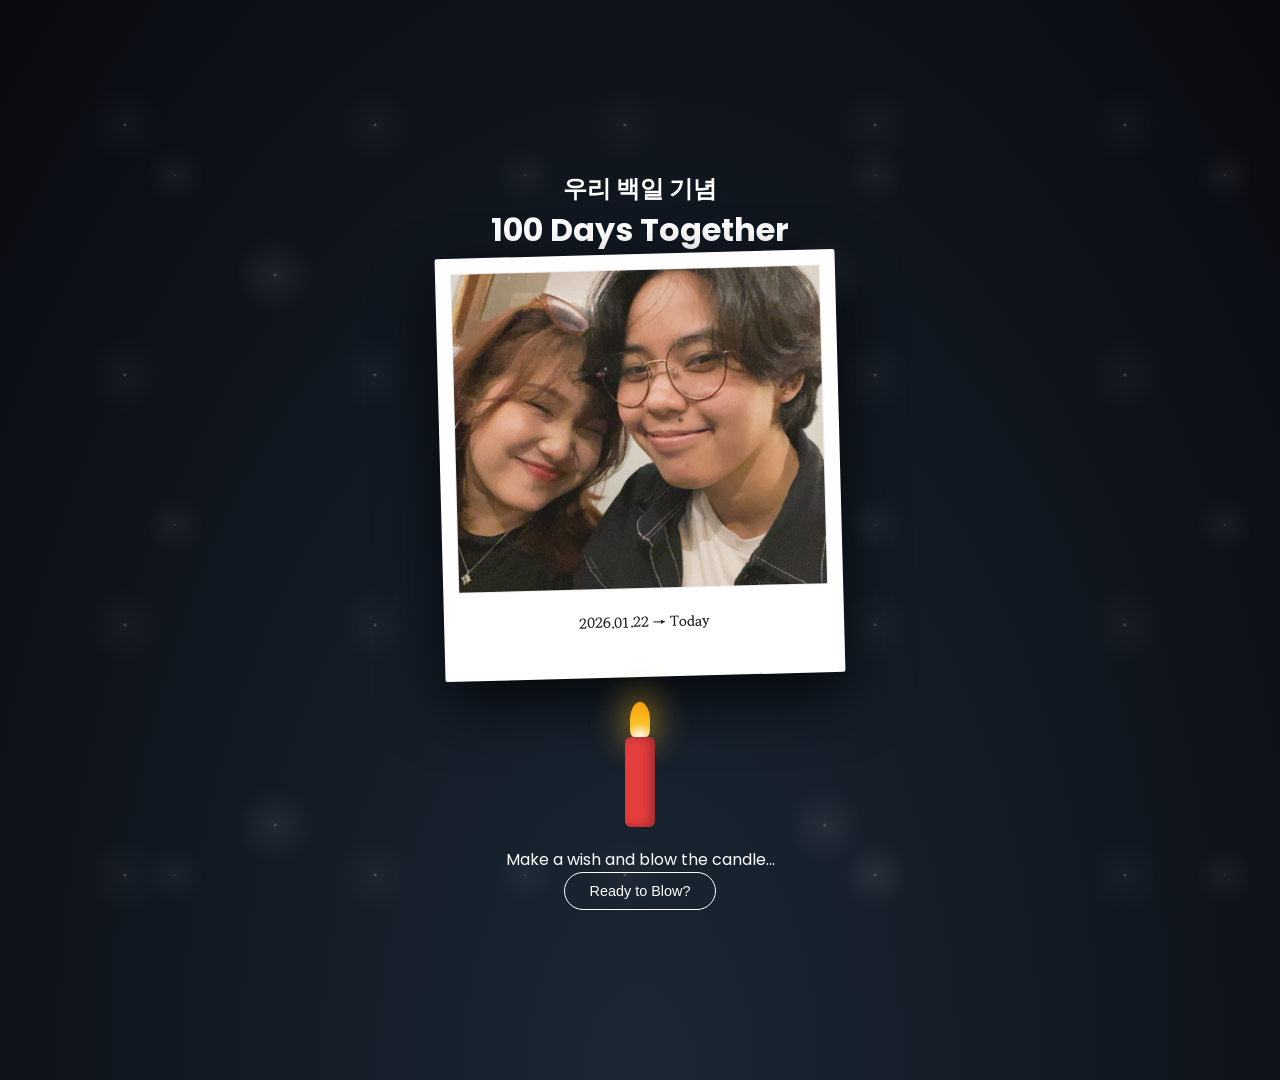
<file: index.html>
<!DOCTYPE html>
<html lang="en">
<head>
    <meta charset="UTF-8">
    <meta name="viewport" content="width=device-width, initial-scale=1.0">
    <title>Our 100th Day - Blowing Candle</title>
    <link rel="stylesheet" href="style.css">
    <!-- Menggunakan font Google agar estetik (gaya Korea modern) -->
    <link href="https://fonts.googleapis.com/css2?family=Gowun+Batang:wght@400;700&family=Poppins:wght@300;500;600&display=swap" rel="stylesheet">
</head>
<body>

    <div class="main-container">
        
        <!-- Bagian Atas: Judul dan Ucapan Awal -->
        <header class="header-section">
            <h2 class="korean-text">우리 백일 기념</h2> <!-- Tulisan Korea: Perayaan 100 Hari Kita -->
            <h1>100 Days Together</h1>
        </header>

        <!-- Bagian Tengah: Foto Polaroid -->
        <div class="polaroid-container">
            <div class="polaroid">
                <img src="foto-kita.jpeg" alt="Foto Kita Berdua" class="couple-photo">
                <div class="polaroid-date">2026.01.22 → Today</div>
            </div>
        </div>

        <!-- Bagian Bawah: Lilin Interaktif -->
        <div class="candle-section">
            <div class="candle-wrapper" id="candle-wrapper">
                <div class="flame" id="flame"></div>
                <div class="wick"></div>
                <div class="wax"></div>
            </div>
            
            <!-- Petunjuk untuk Pacar -->
            <p class="instruction" id="instruction-text">Make a wish and blow the candle...</p>
            
            <!-- Tombol untuk mulai Mic (Wajib karena kebijakan Browser modern) -->
            <button id="start-btn">Ready to Blow?</button>
        </div>

        <!-- Bagian Kejutan: Muncul setelah Lilin Mati -->
        <div class="surprise-message hidden" id="surprise-message">
            <div class="confetti-effect">❤️</div>
            <h2>wow, this is no longer just a crush, we've come so far. Thank you for choosing me to be a part of your life. please stay with me until the very end, we walk through this life filled with happiness and bright hopes. I love you so much, suki sukiii! Please stay healthy, stay alive, and stay happy. Just as I wish to always be by your side. I love you, I love you so much</h2>
            <p> AND AGAIN, I LOVE YOU SO MUCH SUKII SUKIII! ❤️</p>
        </div>

    </div>

    <script src="script.js"></script>
</body>
</html>
</file>
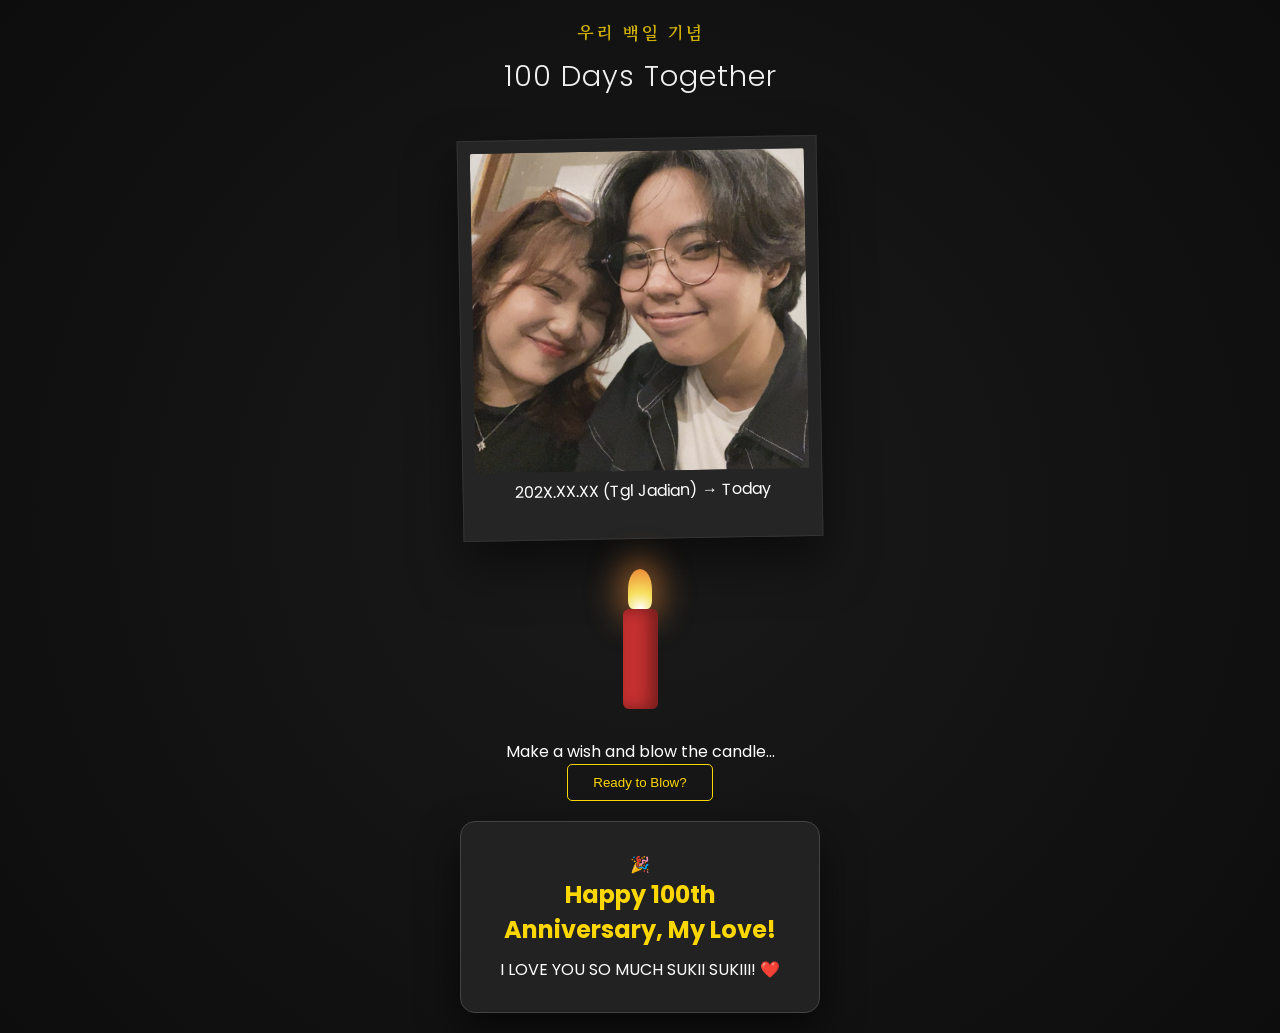
<file: anniversary-100/index.html>
<!DOCTYPE html>
<html lang="en">
<head>
    <meta charset="UTF-8">
    <meta name="viewport" content="width=device-width, initial-scale=1.0">
    <title>Our 100th Day - Blowing Candle</title>
    <link rel="stylesheet" href="style.css">
    <!-- Menggunakan font Google agar estetik (gaya Korea modern) -->
    <link href="https://fonts.googleapis.com/css2?family=Gowun+Batang:wght@400;700&family=Poppins:wght@300;500;600&display=swap" rel="stylesheet">
</head>
<body>

    <div class="main-container">
        
        <!-- Bagian Atas: Judul dan Ucapan Awal -->
        <header class="header-section">
            <h2 class="korean-text">우리 백일 기념</h2> <!-- Tulisan Korea: Perayaan 100 Hari Kita -->
            <h1>100 Days Together</h1>
        </header>

        <!-- Bagian Tengah: Foto Polaroid -->
        <div class="polaroid-container">
            <div class="polaroid">
                <img src="foto-kita.jpeg" alt="Foto Kita" class="couple-photo">
                <div class="polaroid-date">202X.XX.XX (Tgl Jadian) → Today</div>
            </div>
        </div>

        <!-- Bagian Bawah: Lilin Interaktif -->
        <div class="candle-section">
            <div class="candle-wrapper" id="candle-wrapper">
                <div class="flame" id="flame"></div>
                <div class="wick"></div>
                <div class="wax"></div>
            </div>
            
            <!-- Petunjuk untuk Pacar -->
            <p class="instruction" id="instruction-text">Make a wish and blow the candle...</p>
            
            <!-- Tombol untuk mulai Mic (Wajib karena kebijakan Browser modern) -->
            <button id="start-btn">Ready to Blow?</button>
        </div>

        <!-- Bagian Kejutan: Muncul setelah Lilin Mati -->
        <div class="surprise-message hidden" id="surprise-message">
            <div class="confetti-effect">🎉</div>
            <h2>Happy 100th Anniversary, My Love!</h2>
            <p> I LOVE YOU SO MUCH SUKII SUKIII! ❤️</p>
        </div>

    </div>

    <script src="script.js"></script>
</body>
</html>
</file>
<file: style.css>
/* --- Reset & Base Styles --- */
* {
    margin: 0;
    padding: 0;
    box-sizing: border-box;
}

body {
    font-family: 'Poppins', sans-serif;
    background: radial-gradient(ellipse at bottom, #1B2735 0%, #090A0F 100%);
    color: #ffffff;
    display: flex;
    flex-direction: column; /* Biar konten urut ke bawah */
    justify-content: center;
    align-items: center;
    min-height: 120vh; /* Kita tambah tingginya biar ada ruang scroll */
    padding: 50px 20px; /* Tambah padding atas bawah biar nggak mentok */
    position: relative;
    /* overflow: hidden;  <-- HAPUS ATAU KOMENTARI BARIS INI */
}

/* Efek Bintang Bergerak agar lebih hidup */
body::before {
    content: "";
    position: absolute;
    top: 0;
    left: 0;
    width: 100%;
    height: 100%;
    background-image: 
        radial-gradient(white, rgba(255,255,255,.2) 2px, transparent 40px),
        radial-gradient(white, rgba(255,255,255,.15) 1px, transparent 30px),
        radial-gradient(white, rgba(255,255,255,.1) 2px, transparent 40px);
    background-size: 550px 550px, 350px 350px, 250px 250px;
    opacity: 0.3;
    animation: stars 100s linear infinite;
}

@keyframes stars {
    from { background-position: 0 0; }
    to { background-position: 550px 1100px; }
}

.main-container {
    text-align: center;
    max-width: 400px;
    width: 100%;
    z-index: 2; /* Biar di atas bintang */
}

/* Polaroid Putih Classy (Kontras dengan background gelap) */
.polaroid {
    background: #ffffff; 
    padding: 15px 15px 45px 15px;
    box-shadow: 0 25px 60px rgba(0,0,0,0.7);
    border-radius: 2px;
    transform: rotate(-1.5deg);
    margin-bottom: 50px;
}

.couple-photo {
    width: 100%;
    height: 320px;
    object-fit: cover;
    border: 1px solid #eee;
}

/* Tanggal jadi Hitam agar terlihat di bingkai putih */
.polaroid-date {
    font-family: 'Gowun Batang', serif;
    margin-top: 15px;
    font-size: 0.9rem;
    color: #222;
    font-weight: 700;
}

/* Lilin Merah Solid ( Strawberry Red ) */
.candle-wrapper {
    position: relative;
    width: 30px;
    height: 100px;
    margin: 0 auto 20px auto;
}

.wax {
    width: 30px;
    height: 90px;
    background: #e53e3e;
    border-radius: 6px;
    position: absolute;
    bottom: 0;
    box-shadow: inset -5px 0 10px rgba(0,0,0,0.3);
}

.flame {
    width: 20px;
    height: 35px;
    background: radial-gradient(circle at bottom, #fff 0%, #fbbf24 40%, #f59e0b 100%);
    border-radius: 50% 50% 20% 20%;
    position: absolute;
    top: -25px;
    left: 5px;
    box-shadow: 0 0 30px 10px rgba(251, 191, 36, 0.4);
    animation: flicker 0.1s infinite alternate;
}

@keyframes flicker {
    0% { transform: scale(1); }
    100% { transform: scale(1.1); }
}

.candle-wrapper.blown-out .flame { display: none; }

/* Tombol Start */
#start-btn {
    background: transparent;
    color: #fff;
    border: 1px solid #fff;
    padding: 10px 25px;
    border-radius: 30px;
    cursor: pointer;
    font-size: 0.9rem;
    transition: 0.3s;
}

#start-btn:hover { background: #fff; color: #1B2735; }

/* Pesan Kejutan */
.surprise-message {
    background: rgba(255, 255, 255, 0.1);
    backdrop-filter: blur(10px); /* Efek kaca transparan */
    padding: 25px;
    border-radius: 15px;
    border: 1px solid rgba(255, 255, 255, 0.2);
    margin-top: 20px;
}

.hidden { display: none; }
</file>
<file: anniversary-100/style.css>
* {
    margin: 0;
    padding: 0;
    box-sizing: border-box;
}

body {
    font-family: 'Poppins', sans-serif;
    /* Background Hitam Classy dengan gradasi halus */
    background: radial-gradient(circle, #1a1a1a 0%, #0d0d0d 100%);
    color: #ffffff;
    display: flex;
    justify-content: center;
    align-items: center;
    min-height: 100vh;
    overflow-x: hidden;
}

.main-container {
    text-align: center;
    max-width: 400px;
    width: 100%;
    padding: 20px;
}

.korean-text {
    font-family: 'Gowun Batang', serif;
    color: #ffd700; /* Warna emas untuk kesan mewah */
    letter-spacing: 3px;
    font-size: 1.1rem;
    margin-bottom: 10px;
    opacity: 0.8;
}

h1 {
    font-size: 1.8rem;
    font-weight: 300;
    letter-spacing: 1px;
    margin-bottom: 40px;
    color: #f0f0f0;
}

/* Polaroid Premium */
.polaroid {
    background: #252525; /* Hitam keabuan agar elegan */
    padding: 12px 12px 35px 12px;
    box-shadow: 0 25px 50px rgba(0,0,0,0.5);
    border: 1px solid #333;
    transform: rotate(-1deg);
    margin-bottom: 60px;
    transition: 0.5s;
}

.couple-photo {
    width: 100%;
    height: 320px;
    object-fit: cover;
    filter: grayscale(20%); /* Sedikit sentuhan film look */
    border-radius: 2px;
}

/* Lilin Tegas & Solid */
.candle-wrapper {
    position: relative;
    width: 35px;
    height: 110px;
    margin: 0 auto 30px auto;
}

.wax {
    width: 35px;
    height: 100px;
    background: #c53030; /* Merah Maroon solid */
    border-radius: 6px;
    position: absolute;
    bottom: 0;
    box-shadow: inset -8px 0 15px rgba(0,0,0,0.4);
}

.flame {
    width: 24px;
    height: 40px;
    background: radial-gradient(circle at bottom, #fff 0%, #f6e05e 40%, #ed8936 100%);
    border-radius: 50% 50% 20% 20%;
    position: absolute;
    top: -30px;
    left: 5px;
    box-shadow: 0 0 30px 10px rgba(237, 137, 54, 0.5);
    animation: flicker 0.1s infinite alternate;
}

@keyframes flicker {
    0% { transform: scale(1) rotate(-1deg); }
    100% { transform: scale(1.1) rotate(1deg); }
}

.candle-wrapper.blown-out .flame { display: none; }

/* Pesan Kejutan */
.surprise-message {
    background: #222;
    padding: 30px;
    border-radius: 15px;
    border: 1px solid #444;
    box-shadow: 0 20px 40px rgba(0,0,0,0.6);
    margin-top: 20px;
}

.surprise-message h2 { color: #ffd700; margin-bottom: 10px; }

#start-btn {
    background: transparent;
    color: #ffd700;
    border: 1px solid #ffd700;
    padding: 10px 25px;
    border-radius: 5px;
    cursor: pointer;
    font-weight: 500;
    transition: 0.3s;
}

#start-btn:hover { background: #ffd700; color: #000; }
</file>
